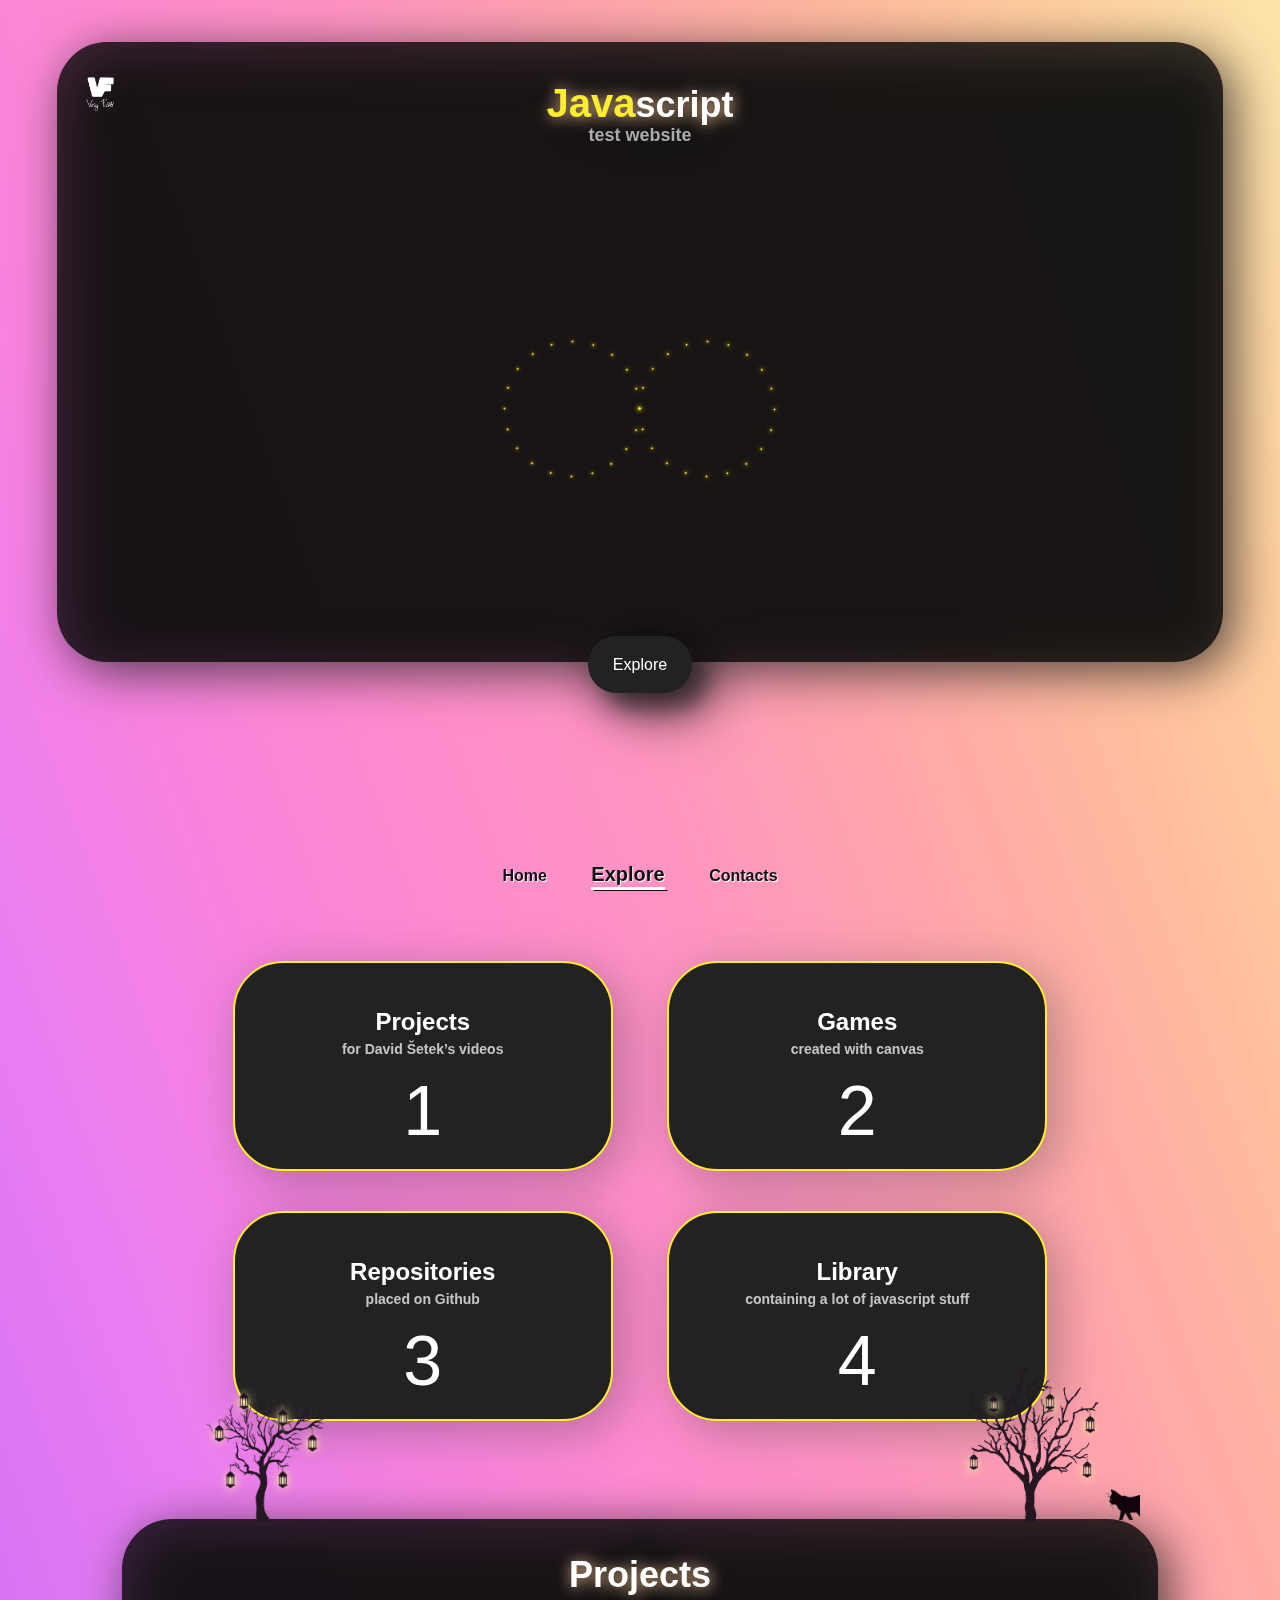
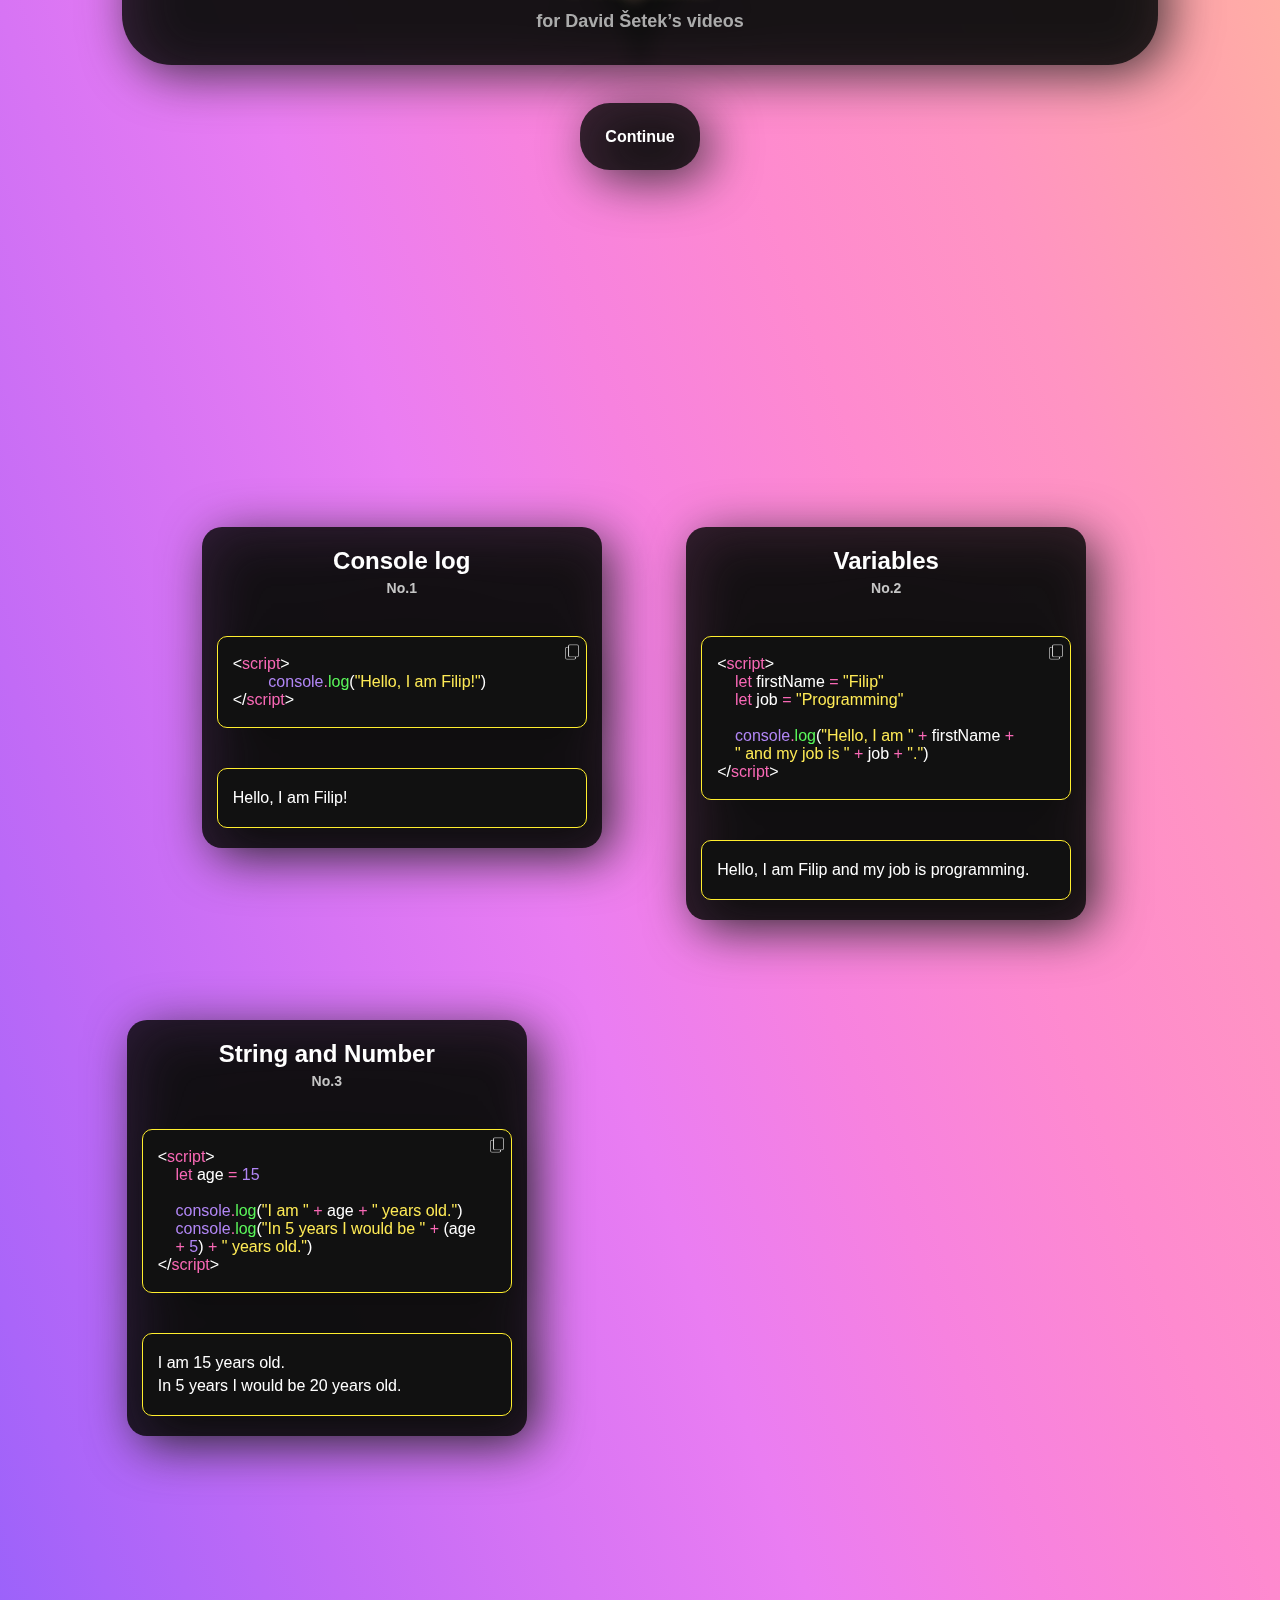
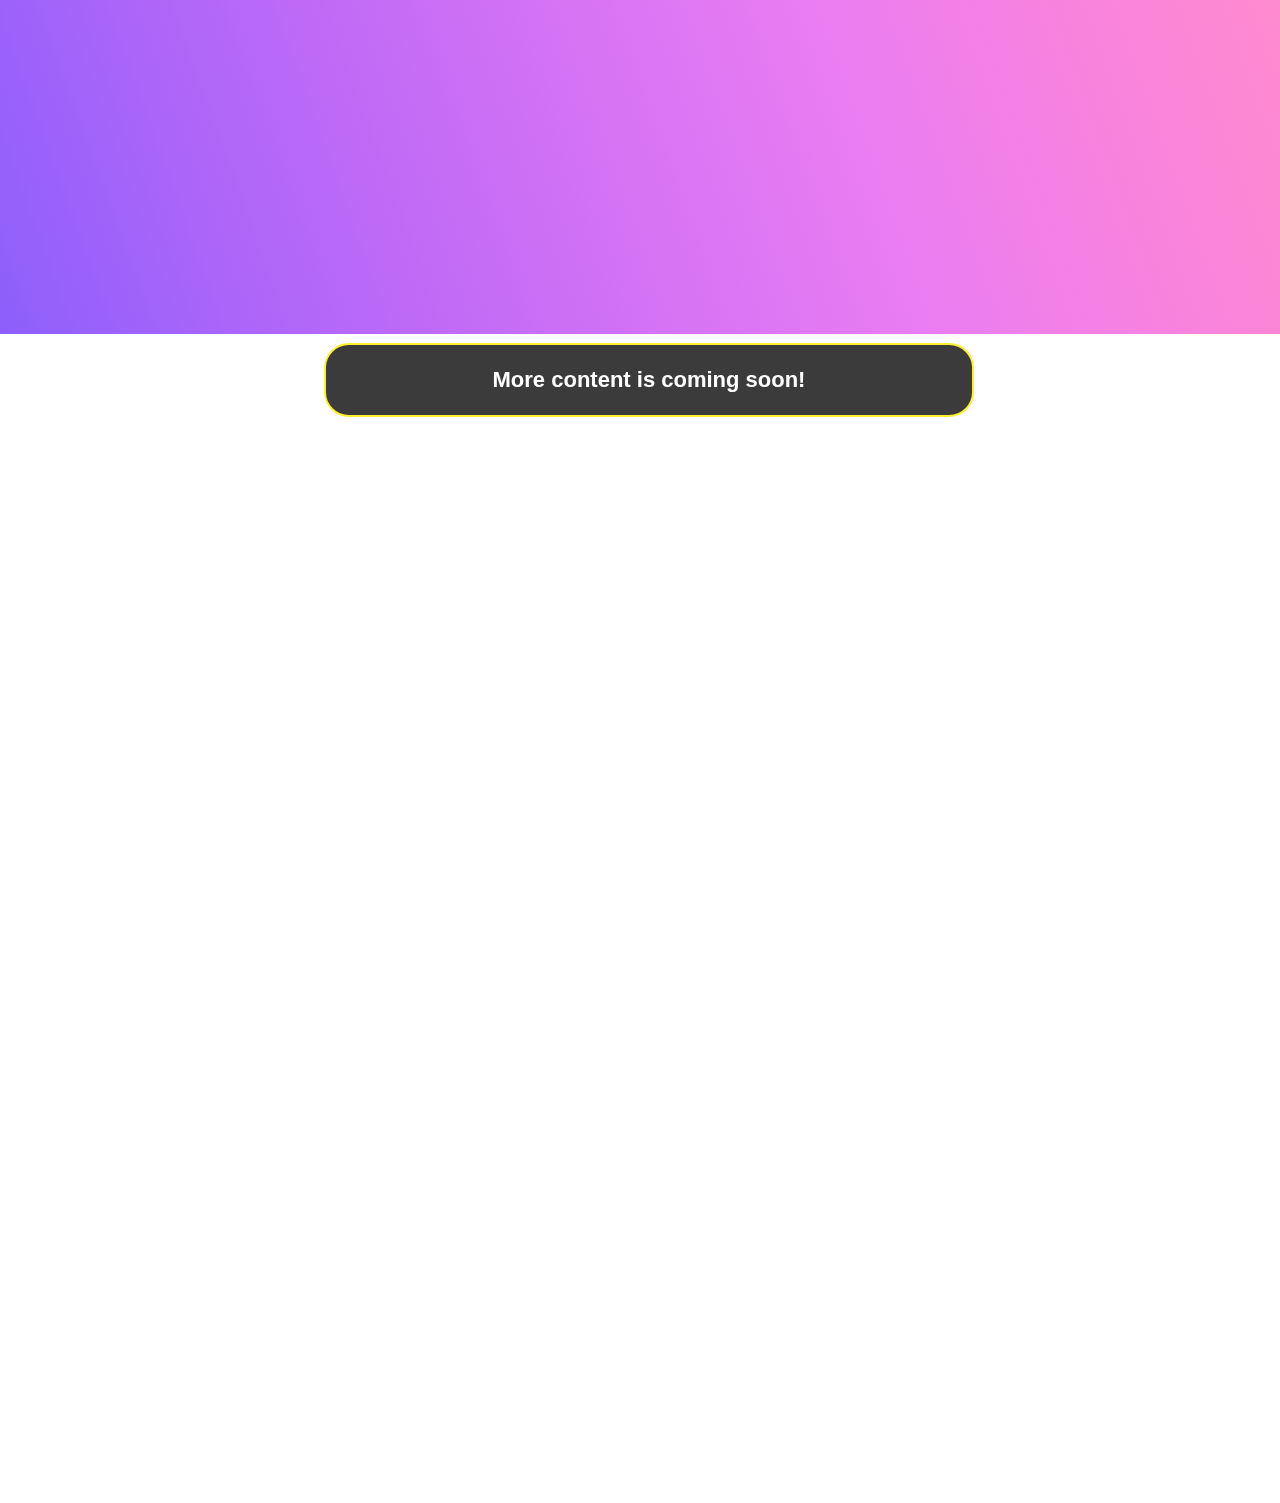
<file: index.html>
<!DOCTYPE html>
<html lang="en" id="html">
<head id="head">
    <meta charset="UTF-8">
    <meta http-equiv="X-UA-Compatible" content="IE=edge">
    <meta name="viewport" content="width=device-width, initial-scale=1.0">
    <link rel="stylesheet" href="CSS/index.css">
    <link rel="stylesheet" href="CSS/main.css">
    <link rel="stylesheet" href="CSS/infinity.css">
    <link rel="stylesheet" href="CSS/background.css">
    <link rel="stylesheet" href="CSS/sec2.css">
    <link rel="stylesheet" href="CSS/sec3.css">
    <link rel="stylesheet" href="CSS/scroll.css">
    <link rel="stylesheet" href="CSS/code.css">

    <link rel="stylesheet" href="CSS/part1.css" id="sec3parts">


    


    <title>Document</title>

</head>
<body class="body" id="body">
    <!-- <p class="value1" id="value1">
        0000
    </p>
    <p class="value2" id="value2">
        0000
    </p>
    <p class="adress" id="adress">
        index.html
    </p>
    <div class="clickCircle" id="clickCircle">

    </div>-->
    <div class="main" id="main">
        <img src="IMG/vofi_logo.png" class="vofi">
        <h1>
            <span class="javascriptText"><b>Java</b></span>script
        </h1>
        <h2 class="mainH2"> test website</h2>
        <section>
            <div class="infinity">
                <div class="circle">
                    <span style="--i:0;"></span>
                    <span style="--i:1;"></span>
                    <span style="--i:2;"></span>
                    <span style="--i:3;"></span>
                    <span style="--i:4;"></span>
                    <span style="--i:5;"></span>
                    <span style="--i:6;"></span>
                    <span style="--i:7;"></span>
                    <span style="--i:8;"></span>
                    <span style="--i:9;"></span>
                    <span style="--i:10;"></span>
                    <span style="--i:11;"></span>
                    <span style="--i:12;"></span>
                    <span style="--i:13;"></span>
                    <span style="--i:14;"></span>
                    <span style="--i:15;"></span>
                    <span style="--i:16;"></span>
                    <span style="--i:17;"></span>
                    <span style="--i:18;"></span>
                    <span style="--i:19;"></span>
                    <span style="--i:20;"></span>
                </div>
                <div class="circle">
                    <span style="--i:0;"></span>
                    <span style="--i:1;"></span>
                    <span style="--i:2;"></span>
                    <span style="--i:3;"></span>
                    <span style="--i:4;"></span>
                    <span style="--i:5;"></span>
                    <span style="--i:6;"></span>
                    <span style="--i:7;"></span>
                    <span style="--i:8;"></span>
                    <span style="--i:9;"></span>
                    <span style="--i:10;"></span>
                    <span style="--i:11;"></span>
                    <span style="--i:12;"></span>
                    <span style="--i:13;"></span>
                    <span style="--i:14;"></span>
                    <span style="--i:15;"></span>
                    <span style="--i:16;"></span>
                    <span style="--i:17;"></span>
                    <span style="--i:18;"></span>
                    <span style="--i:19;"></span>
                    <span style="--i:20;"></span>
                </div>
            </div>
        </section>
        <a href="#sec2" class="firstNav">
            Explore
        </a>


    </div>

    <div class="sec2" id="sec2">
        <div class="sec3point" id="sec3point">

        </div>
        <nav class="s2nav" id="s2nav">
            <ul>
                <li>
                    <a href="#html">
                        Home
                    </a>
                </li>
                <li>
                    <a href="#sec2" class="activeSec2">
                        Explore
                    </a>
                </li>
                <li>
                    <a href="#">
                        Contacts
                    </a>
                </li>
            </ul>
        </nav>
        <ul class="sec2ul2" id="sec2ul2">
            <li id="li1">
                <a href="#sec3point">
                    <h2>
                        Projects
                    </h2>
                    <h3>
                        for David Šetek’s videos
                    </h3>
                    <p class="number number1">
                        1
                    </p>
                </a>
            </li>
            <li id="li2">
                <a onclick="alertfunc()">
                    <h2>
                        Games
                    </h2>
                    <h3>
                        created with canvas
                    </h3> 
                    <p class="number number2">
                        2
                    </p>
                </a>
            </li>
            <li id="li3">
                <a onclick="alertfunc()">
                    <h2>
                        Repositories
                    </h2>
                    <h3>
                        placed on Github
                    </h3>                
                    <p class="number number3">
                        3
                    </p>
                </a>
            </li>
            <li id="li4">
                <a onclick="alertfunc()">
                    <h2>
                        Library
                    </h2>
                    <h3>
                        containing a lot of javascript stuff
                    </h3>               
                    <p class="number number4">
                        4
                    </p>
                </a>
            </li>
        </ul>
    </div>
    <ul class="box-area">

        <li></li>
        <li></li>
        <li></li>
        <li></li>
        <li></li>
        <li></li>

    </ul>
    <div class="sec3">
        <div class="sec3first" id="sec3first">
            <img src="IMG/tree_test1.png" alt="tree" class="tree tree1" id="tree1">
            <img src="IMG/tree_test2.png" alt="tree" class="tree tree2" id="tree2">
            <a href="#sec2">
                <div class="arrow up" id="arrow"></div>    
                <img src="IMG/balloon.png" alt="balloon" class="balloon" id="balloon">
            </a>
            <div class="catarea">
                <img src="IMG/cat_phase1.png" alt="cat" class="cat" id="cat">
            </div>
            <div class="headingS3" id="headingS3">
                <h2 id="sec3h2" class="sec3h2"> Projects </h2>
                <h3 id="sec3h3" class="mainH2 sec3h3" style="margin-top: -14.5px;"> for David Šetek’s videos </h3>
            </div>
            <nav class="sec3nav">
                <a href="#content">
                    Continue
                </a>
            </nav>
        </div>
    <div class="scrollable" id="scrollDemo">
        <div class="content" id="content">
            <ul>
                <li id="codeli1">
                    <h2>
                        Console log 
                    </h2>
                    <h3>
                        No.1
                    </h3>
<div class="input">
<pre id="code1">
<code>
&lt;<span class="tag">script</span>&gt;
        <span class="var">console</span><span class="symbol">.</span><span class="method">log</span>(<span class="text">"Hello, I am Filip!"</span>)
&lt;/<span class="tag">script</span>&gt;
    </code>
</pre>
</div>
<div class="copy_text" id="copy_text1">
        Copied sucsessfully!
</div>
<img src="IMG/copy_icon.png" class="copy_icon" id="copy_icon1" title="copy code" alt="copy icon">
<div class="output" id="output1">
    <p>Hello, I am Filip!</p>
</div>
                </li>
                <li id="codeli2">
                    <h2>
                        Variables 
                    </h2>
                    <h3>
                        No.2
                    </h3>
<pre id="code2">
<code>
&lt;<span class="tag">script</span>&gt;
    <span class="tag">let</span> firstName <span class="symbol">=</span> <span class="text">"Filip"</span>
    <span class="tag">let</span> job <span class="symbol">=</span> <span class="text">"Programming"</span>

    <span class="var">console</span><span class="symbol">.</span><span class="method">log</span>(<span class="text">"Hello, I am "</span> <span class="symbol">+</span> firstName <span class="symbol">+</span> 
    <span class="text">" and my job is "</span> <span class="symbol">+</span> job <span class="symbol">+</span> <span class="text">"."</span>)
&lt;/<span class="tag">script</span>&gt;
</code>
</pre>
<div class="copy_text" id="copy_text2">
    Copied sucsessfully!
</div>
<img src="IMG/copy_icon.png" class="copy_icon" id="copy_icon2" title="copy code" alt="copy icon">
<div class="output" id="output2">
    <p>Hello, I am Filip and my job is programming.</p>
</div>
                </li>
                <li id="codeli3">
                    <h2>
                        String and Number 
                    </h2>
                    <h3>
                        No.3
                    </h3>
<pre id="code3">
<code>
&lt;<span class="tag">script</span>&gt;
    <span class="tag">let</span> age <span class="symbol">=</span> <span class="number">15</span>

    <span class="var">console</span><span class="symbol">.</span><span class="method">log</span>(<span class="text">"I am "</span> <span class="symbol">+</span> age <span class="symbol">+</span> <span class="text">" years old."</span>)
    <span class="var">console</span><span class="symbol">.</span><span class="method">log</span>(<span class="text">"In 5 years I would be "</span> <span class="symbol">+</span> (age 
    <span class="symbol">+</span> <span class="number">5</span>) <span class="symbol">+</span> <span class="text">" years old."</span>)
&lt;/<span class="tag">script</span>&gt;
</code>
</pre>
<div class="copy_text" id="copy_text3">
    Copied sucsessfully!
</div>
<img src="IMG/copy_icon.png" class="copy_icon" id="copy_icon3" title="copy code" alt="copy icon">
<div class="output" id="output3">
    <p>I am 15 years old.</p>
    <p>In 5 years I would be 20 years old.</p>
</div>
                </li>
                <li id="codeli4">
                    <h2>
                        Math operations 
                    </h2>
                    <h3>
                        No.4
                    </h3>
<pre id="code4">
<code>
&lt;<span class="tag">script</span>&gt;
    <span class="tag">let</span> maxPoints <span class="symbol">=</span> <span class="number">100</span>
    <span class="tag">let</span> student1 <span class="symbol">=</span> <span class="number">30</span>
    <span class="tag">let</span> student2 <span class="symbol">=</span> <span class="number">85</span>
    <span class="tag">let</span> student1Name <span class="symbol">=</span> <span class="text">"David"</span>
    <span class="tag">let</span> student2Name <span class="symbol">=</span> <span class="text">"Clark"</span>
    <span class="tag">let</span> result1 <span class="symbol">=</span> (student1 <span class="symbol">/</span> maxPoints) <span class="symbol">*</span> <span class="number">100</span>
    <span class="tag">let</span> result2 <span class="symbol">=</span> (student2 <span class="symbol">/</span> maxPoints) <span class="symbol">*</span> <span class="number">100</span>

    <span class="var">console</span><span class="tag">.</span><span class="method">log</span>(student1Name <span class="symbol">+</span> <span class="text">"has reached "</span> <span class="symbol">+</span> result1 <span class="symbol">+</span> <span class="symbol">"%"</span>)
    <span class="var">console</span><span class="tag">.</span><span class="method">log</span>(student2Name <span class="symbol">+</span> <span class="text">"has reached "</span> <span class="symbol">+</span> result2 <span class="symbol">+</span> <span class="symbol">"%"</span>)
&lt;/<span class="tag">script</span>&gt;
</code>
</pre>
<div class="copy_text" id="copy_text4">
    Copied sucsessfully!
</div>
<img src="IMG/copy_icon.png" class="copy_icon" id="copy_icon4" title="copy code" alt="copy icon">
<div class="output" id="output4">
    <p>David has reached 30%</p>
    <p>Clark has reached 85%</p>
</div>
                </li>
                <li id="codeli5">
                    <h2>
                        True or False 
                    </h2>
                    <h3>
                        No.5
                    </h3>
<pre id="code5">
<code>
&lt;<span class="tag">script</span>&gt;
    <span class="tag">let</span> age <span class="symbol">=</span> <span class="number">25</span>
    <span class="tag">let</span> child <span class="symbol">=</span> <span class="symbol">+</span> age <span class="symbol">+</span><span class="symbol">&lt;=</span><span class="number"> 18</span>
    <span class="tag">let</span> adult <span class="symbol">=</span> <span class="symbol">+</span> age <span class="symbol">+</span><span class="symbol">=&gt;</span><span class="number"> 18</span>
    <span class="tag">let</span> pensioner <span class="symbol">=</span> <span class="symbol">+</span> age <span class="symbol">+</span><span class="symbol">&lt;=</span><span class="number"> 65</span>

    <span class="var">console</span><span class="tag">.</span><span class="method">log</span>(<span class="text">"Child:"</span> <span class="symbol">+</span> child)
    <span class="var">console</span><span class="tag">.</span><span class="method">log</span>(<span class="text">"Adult:"</span> <span class="symbol">+</span> adult)
    <span class="var">console</span><span class="tag">.</span><span class="method">log</span>(<span class="text">"Pensioner:"</span> <span class="symbol">+</span> pensioner)
&lt;/<span class="tag">script</span>&gt;
</code>
</pre>
<div class="copy_text" id="copy_text5">
    Copied sucsessfully!
</div>
<img src="IMG/copy_icon.png" class="copy_icon" id="copy_icon5" title="copy code" alt="copy icon">
<div class="output" id="output5">
    <p>Child: false</p>
    <p>Adult: true</p>
    <p>Pensioner: false</p>
</div>
                </li>
                <li id="codeli6">
                    <h2>
                        If and Else 
                    </h2>
                    <h3>
                        No.6
                    </h3>
<pre id="code6">
<code>
&lt;<span class="tag">script</span>&gt;
    <span class="tag">let</span> position <span class="symbol">=</span> <span class="text">"programmer"</span>

    <span class="tag">if</span> (position <span class="symbol">==</span> <span class="text">"programmer"</span>){
        <span class="var">console</span><span class="tag">.</span><span class="method">log</span>(<span class="text">"What types of network do you know?"</span>)
    } <span class="tag">else if</span> (position <span class="symbol">==</span> <span class="text">"administrator"</span>){
        <span class="var">console</span><span class="tag">.</span><span class="method">log</span>(<span class="text">"What is the difference between HTML, CSS 
            and JavaScript?"</span>)
    } <span class="tag">else if</span> (position <span class="symbol">==</span> <span class="text">"secretary"</span>){
        <span class="var">console</span><span class="tag">.</span><span class="method">log</span>(<span class="text">"Which Excel functions do you know?"</span>)
    } <span class="tag">else</span> {
        <span class="var">console</span><span class="tag">.</span><span class="method">log</span>(<span class="text">"Sorry, there is a mistake. Please contact support"</span>)
    }   
&lt;/<span class="tag">script</span>&gt;
</code>
</pre>
<div class="copy_text" id="copy_text6">
    Copied sucsessfully!
</div>
<img src="IMG/copy_icon.png" class="copy_icon" id="copy_icon6" title="copy code" alt="copy icon">
<div class="output" id="output6">
    <p>What is the difference between HTML, CSS and JavaScript?</p>
</div>
                </li>
            </ul>
            <p class="comingsoon">More content is coming soon!</p>
            <a href="#sec2" class="comingsoona">
                Return back
            </a>
        </div>
        <div class="errorContent" id="errorContent">
            <div class="errorContentHeading">
                <h2 class="sec3h2">
                    Sorry
                </h2>
                <h3>
                    It seems there is no content loaded
                </h3>
            </div>
            <a href="#sec2">
                Return back
            </a>
        </div>
    </div>
    </div>
</body>
<script src="JS/index.js"></script>
<script src="JS/scroll.js"></script>
<script src="JS/cat.js"></script>
<script src="JS/sec3.js"></script>
<script src="JS/copy.js"></script>


<script>
    disableScroll()
    function alertfunc(){
        alert("Coming soon!")
    }
</script>
</html>
</file>
<file: CSS/index.css>
* {
    scroll-behavior: smooth;
    font-family: Montserrat, sans-serif;
    overscroll-behavior: contain ;
    box-sizing: border-box;
}

ul {
    list-style-type:none ;
}
a {
    text-decoration: none;
    color: #fff;
}
.stop-scrolling {
    height: 100vh;
    overflow: hidden;
}
h1 {
    font-size: 36px;
    color: #fff;
    text-shadow: 1px 1px 15px #ffce9e;
}
.mainH2 {
    font-size: 18px;
    color: #ababab;
    margin-top: -25px;
}
.value1 {
    position: fixed;
    background: #111;
    border: 2px solid rgb(255, 238, 46);
    padding: 15px;
    border-bottom-left-radius: 20px;
    right: 0;
    top: -16px;
    cursor: default;
}
.value2 {
    position: fixed;
    background: #111;
    border: 2px solid rgb(255, 238, 46);
    padding: 15px;
    border-bottom-right-radius: 20px;
    left: 0;
    top: -16px;
    cursor: default;
}
.adress {
    position: fixed;
    color: #111;
    font-weight: 700;
    padding: 15px;
    border-bottom-right-radius: 20px;
    right: -8px;
    top: 28px;
    cursor: default;
    z-index: 100;
}
.clickCircle {
    position: fixed;
    right: 18px;
    top: 90px;
    background: rgb(255, 238, 46);
    filter: drop-shadow(1px 1px 15px #444);
    height: 20px;
    width: 20px;
    border-radius: 50%;
    opacity: 0;
}
.center {
    text-align: center;
}
</file>
<file: CSS/main.css>
.main {
    background: rgba(8, 8, 8, 0.78);
    border-radius: 50px;
    width: 90%;
    margin: 0px auto 160px auto;
    filter:  drop-shadow(10px 10px 25px rgb(34, 34, 34));
    backdrop-filter: blur(10px);
    text-align: center;
    height: 620px;
    padding: 15px;
}
.vofi {
    position: absolute;
    top: 35px;
    left: 2.5%;
    width: 28px;
    height: 34px;
}

.javascriptText {
    font-size: 40px;
    color: rgb(255, 238, 46);
    font-weight: 700;
}
.firstNav {
    background: #222;
    padding: 20px 25px;
    border-radius: 35px;
    transition: 0.75s;
    filter:  drop-shadow(15px 15px 10px rgba(17, 17, 17, 0.46));

    

}
.firstNav:hover {
    transition: 0.25s;
    padding: 25px 30px;
    color: rgb(255, 242, 105);
    text-shadow: 1px 1px 10px rgb(254, 241, 104),
    2px 2px 20px rgb(255, 219, 60);
    font-size: 17px;
}
</file>
<file: CSS/infinity.css>
section {
    display: flex;
    justify-content: center;
    align-items: center;
    min-height: 55vh;
    
}
.infinity {
    display: flex;
}
.circle {
    position: relative;
    width: 150px;
    height: 150px;
    margin: 0 -7.5px;
}
.circle span {
    position: absolute;
    left: 0;
    top: 0;
    height: 100%;
    width: 100%;
    transform: rotate(calc(18deg * var(--i)));

}
.circle span::before {
    content: "";
    position: absolute;
    right: 0;
    top: calc(50% - 7.5px);
    width: 15px;
    height: 15px;
    background: rgb(255, 238, 46);
    border-radius: 50%;
    box-shadow: 0 0 10px rgb(255, 238, 46),
    0 0 20px rgb(255, 238, 46),
    0 0 40px rgb(255, 238, 46),
    0 0 60px rgb(255, 238, 46),
    0 0 80px rgb(255, 238, 46),
    0 0 100px rgb(255, 238, 46);
    transform: scale(0.1);
    animation: animate 4s linear infinite;
    animation-delay: calc(0.1s * var(--i))
    ;
}
@keyframes animate 
{
0% {
    transform: scale(1);
}
50%,100% {
    transform: scale(0.1)
}
}

.circle:nth-child(2) {
    transform: rotate(-180deg);
}
.circle:nth-child(2) span::before {
    animation-delay: calc(-0.1s * var(--i));
}
</file>
<file: CSS/background.css>
body {
    background: linear-gradient(to left bottom, #fce4aa, #ffce9e, #ffb89f, #ffa3ac, #ff94c2, #fe8acf, #f782df, #ea7df2, #d774f4, #c26bf6, #aa65f9, #8d5ffb);
    background-repeat: no-repeat;
    color: #fff;
    padding-top: 50px;
    padding-bottom: 3500px;
    margin: -8px;
}
.box-area {
    position: absolute;
    height: 100%;
    width: 100%;
    left: 0;
    top: 800px;
    overflow: hidden;
    z-index: -100;
}
.box-area li {
    position: absolute;
    display: block;
    width: 25px;
    height: 25px;
    background: rgba(255, 255, 255, 0.15);
    animation: animated 20s linear infinite;
    bottom: -150px;
}
.box-area li:nth-child(1) {
    left: 86%;
    width: 80px;
    height: 80px;
    animation-delay: 0s;
}
.box-area li:nth-child(2) {
    left: 12%;
    width: 30px;
    height: 30px;
    animation-delay: 1.5s;
    animation-duration: 10s;
}
.box-area li:nth-child(3) {
    left: 70%;
    width: 100px;
    height: 100px;
    animation-delay: 5.5s;
}
.box-area li:nth-child(4) {
    left: 70%;
    width: 150px;
    height: 150px;
    animation-delay: 0s;
    animation-duration: 15s ;
}
.box-area li:nth-child(5) {
    left: 65%;
    width: 40px;
    height: 40px;
    animation-delay: 0s;
}
.box-area li:nth-child(6) {
    left: 15%;
    width: 110px;
    height: 110px;
    animation-delay: 3.5s;
}
@keyframes animated {
    0% {
        transform: translateY(0) rotate(0deg);
        opacity: 1;
    }
    100% {
        transform: translateY(-800px) rotate(360deg);
        opacity: 1;
    }
}
</file>
<file: CSS/sec2.css>
.sec2 {
    text-align: center;
    margin: 0px auto;
    margin-right: 40px;


}
.sec2 nav {
    margin-top: 50px;
    padding-top: 25px;
}
.sec2 nav li{
    display: inline-block;
}
.sec2 nav li a {
    color: #111;
    font-weight: 700;
    text-shadow: 1px 1px 1px rgb(255, 255, 255);
    margin: 20px;
}
.activeSec2 {
    font-size: 20px;
    border-bottom: 3px solid #fff;
    padding-bottom: 2px;
}
.activeSec2::after {
    content: "";
    position: absolute;
    left: 49.18%;
    transform: translateX(-49.18%);
    top: 890px;
    width: 74px;
    height: 1px;
    background: #111;
}

.sec2ul2 {
    margin-top: 35px;
}
.sec2ul2 li {
    display: inline-block;
    vertical-align: top;
    filter: drop-shadow(10px 10px 25px rgba(51, 51, 51, 0.35));
    transition: 1s;



}
.sec2ul2 li a {
    text-align: center;
    margin: 0 auto;
    display: inline-block;
    background: #222;
    width: 380px;
    border-radius: 50px;
    height: 210px;
    margin-top: 40px;
    /*margin-left: 55px;
    margin-right: 55px;*/

    border: 2px solid rgb(255, 238, 46);
}
.sec2ul2 li:nth-child(odd) a {
    margin-left: 85px;
    margin-right: 25px;
}

.sec2ul2 li:nth-child(even) a {
    margin-left: 25px;
    margin-right: 85px;
}


.sec2 h2 {
    margin-top: 45px;
}
h3 {
    font-size: 14px;
    color: rgb(197, 197, 197);
    margin-top: -15px;
}
.sec2 .number {
    font-size: 70px;
    margin-top: 0px;
    transition: 1s;
}
.sec2ul2 li a:hover .number {
    color: rgb(255, 242, 105);
    text-shadow: 1px 1px 10px rgb(254, 241, 104),
    2px 2px 20px rgb(255, 219, 60);
    transition: 0.25s;

    ;
}

/* .sec2ul2 li:nth-child(1):hover .number1 {
    color:#ed9eff ;
    text-shadow: 1px 1px 10px #ed9eff,
    2px 2px 50px #fa67ff
    ;
    transition: 0.25s;
}

.sec2ul2 li:nth-child(2):hover .number2 {
    color:#ffce9e ;
    text-shadow: 1px 1px 10px #ffce9e,
    2px 2px 50px #ffb367
    ;
    transition: 0.25s;

}
.sec2ul2 li:nth-child(3):hover .number3 {
    color:#d774f4 ;
    text-shadow: 1px 1px 10px #d774f4,
    2px 2px 50px #d060f1
    ;
    transition: 0.25s;

}
.sec2ul2 li:nth-child(4):hover .number4 {
    color:#ffa3ac ;
    text-shadow: 1px 1px 10px #ffa3ac,
    2px 2px 50px #ff919c
    ;
    transition: 0.25s;

} */
.sec2ul2 li:hover {
    filter: drop-shadow(10px 10px 25px rgba(51, 51, 51, 0.75));
    transition: 0.5s;
}
.sec3point {
    position: absolute;
    top: 1240px;
}
</file>
<file: CSS/sec3.css>
.sec3 {
    margin-top: 140px;
}
.headingS3 {
    background: rgba(10, 10, 10, 0.8);
    border-radius: 50px;
    width: 80%;
    filter:  drop-shadow(10px 10px 25px rgb(34, 34, 34));
    backdrop-filter: blur(10px);
    text-align: center;
    padding: 5px 15px 15px 15px;
    margin: -42px auto;

}
.sec3h2 {
    font-size: 36px;
    color: #fff;
    text-shadow: 1px 1px 15px #ffce9e;

}
.tree {
    position:absolute;
    z-index: 10;
}
.tree1 {
    left: 206px;
    top: 1382px;
    width: 120px;
    height: 140px;


}
.tree2 {
    right: 180px;
    top: 1362px;
    width: 140px;
    height: 160px;

}
.cat {
    position:absolute;
    top: 43.5px;
    width: 80px;
    height: 60px;
    right: -10px;
    z-index: 9;
}

.catarea {
    overflow: hidden;
    position: absolute;
    width: 1000px;
    height: 100px;
    top:1420px;
    left: 50%;
    transform: translateX(-50%);
}

.content {
    position: relative;
    padding-top: 15px;
    margin-left: -32px;

}
.balloon {
    position:absolute;
    z-index: -1;
    left: 50%;
    transform: translateX(-50%);
    top: 1540px;
    width: 100px;
    height: 120px;
}
.arrow {
    position: absolute;
    border: solid rgb(141, 113, 152);
    border-width: 0 12px 12px 0;
    display: inline-block;
    padding: 14px;
    top: 1540px;
    z-index: 0;
    left: 48.7%;
    transform: translateX(-48.7%);
    filter: drop-shadow(-10px 5px 20px rgb(141, 113, 152));
    border-radius: 2px;
    transition: 0s;
  }

.up {
    transform: rotate(-135deg);
    -webkit-transform: rotate(-135deg);
  }

.arrow:hover {
    border: solid rgb(255, 255, 255);
    filter: drop-shadow(-10px 5px 20px rgb(255, 238, 46));
    transition: 0.25s;
    border-width: 0 12px 12px 0;
}
.sec3nav {
    position: relative;
    text-align: center;
    margin: 105px auto;
}
.sec3nav a {
    background: rgba(10, 10, 10, 0.8);
    border-radius: 30px;
    filter:  drop-shadow(10px 10px 25px rgb(34, 34, 34));
    backdrop-filter: blur(10px);
    padding: 25px;
    font-weight: 600;
    transition: 0.5s;


}
.sec3nav a:hover {
    text-shadow: 1px 1px 15px #ffce9e;
    transition: 0.25s;
}
</file>
<file: CSS/scroll.css>
::-webkit-scrollbar{
    background: transparent;
}
::-webkit-scrollbar-thumb {
    background: rgba(10, 10, 10, 0.8);
    border-radius: 10px;

}
</file>
<file: CSS/code.css>
.tag, code .symbol {
    color: rgb(248, 104, 181);
}
.method {
    color: rgb(90, 247, 90);
}
.text {
    color: rgb(254, 234, 85);
}
.var, code .number {
    color: rgb(177, 134, 245);
}
</file>
<file: CSS/part1.css>
.content {
    text-align: center;
    padding-bottom: 1000px;
}
.content li{
    background: rgba(8, 8, 8, 0.825);
    width: 400px;
    margin: 100px 40px 0px 40px;
    display: inline-block;
    border-radius: 20px;
    vertical-align: top;
    filter:  drop-shadow(10px 10px 25px rgb(34, 34, 34));
    opacity: 0;

}
pre {
    background: #111;
    border: 1px solid rgb(255, 238, 46);
    border-radius: 10px;
    margin: 40px 15px 20px 15px;
    text-align: left;
    padding-left: 15px;
    transition: 0.5s;
    opacity: 1;
}
.copy_text {
    opacity: 0;
    font-size: 22px;
    position: absolute;
    color: rgb(220, 220, 220);
    top: 150px;
    user-select:none;
    transition: 0.5s;
    left: 50%;
    top:calc(50% + -4px);
    transform: translate(-50%,-50%);
}
.copy_icon {
    position: absolute;
    top: 115px;
    right: 20px;
    width: 20px;
    height: 20px;
    cursor: pointer;
}
.errorContent {
    position: absolute;
    left: 5000px;
    visibility: hidden;
}
.output {
    background: #111;
    border: 1px solid rgb(255, 238, 46);
    border-radius: 10px;
    margin: 40px 15px 20px 15px;
    text-align: left;
    padding-left: 15px;
    transition: 0.5s;
    opacity: 1;
    padding: 15px;
}
.scrollable {
    overflow: scroll;
    height: 200vh;
    margin-top: 250px;
}
.output p {
    margin-top: 5px;
    margin-bottom: 5px;
}

#codeli1, #codeli2, #codeli3 {
    opacity: 1;
}
#codeli4, #codeli5 {
    width: 550px;
    margin-top: -50px;
}
#codeli6 {
    margin-top: -50px;
    width: 550px;

}
.comingsoon {
    padding: 1em;
    width: 650px;
    font-size: 22px;
    font-weight: 700;
    border-radius: 25px;
    background: rgba(10, 10, 10, 0.8);
    border: 2px solid rgb(255, 238, 46);
    position: absolute;
    left: calc(50% + 25px);
    transform: translateX(-50%);
}
.comingsoona {
    text-align: center;
    position: absolute;
    background:rgba(10, 10, 10, 0.8);
    top: 2152px;
    left: calc(50% + 25px);
    transform: translateX(-50%);
    border-radius: 100px;
    padding: 18px 24px;
    transition: 0.75s;
    filter: drop-shadow(5px 5px 20px rgba(10, 10, 10, 0.8));
}
.comingsoona:hover {
    color: rgb(249, 239, 135);
    text-shadow: 1px 1px 10px rgb(254, 241, 104),
    2px 2px 20px rgb(255, 219, 60);
    transition: 0.25s;
    filter: drop-shadow(10px 10px 25px rgba(10, 10, 10, 0.8));
}
</file>
